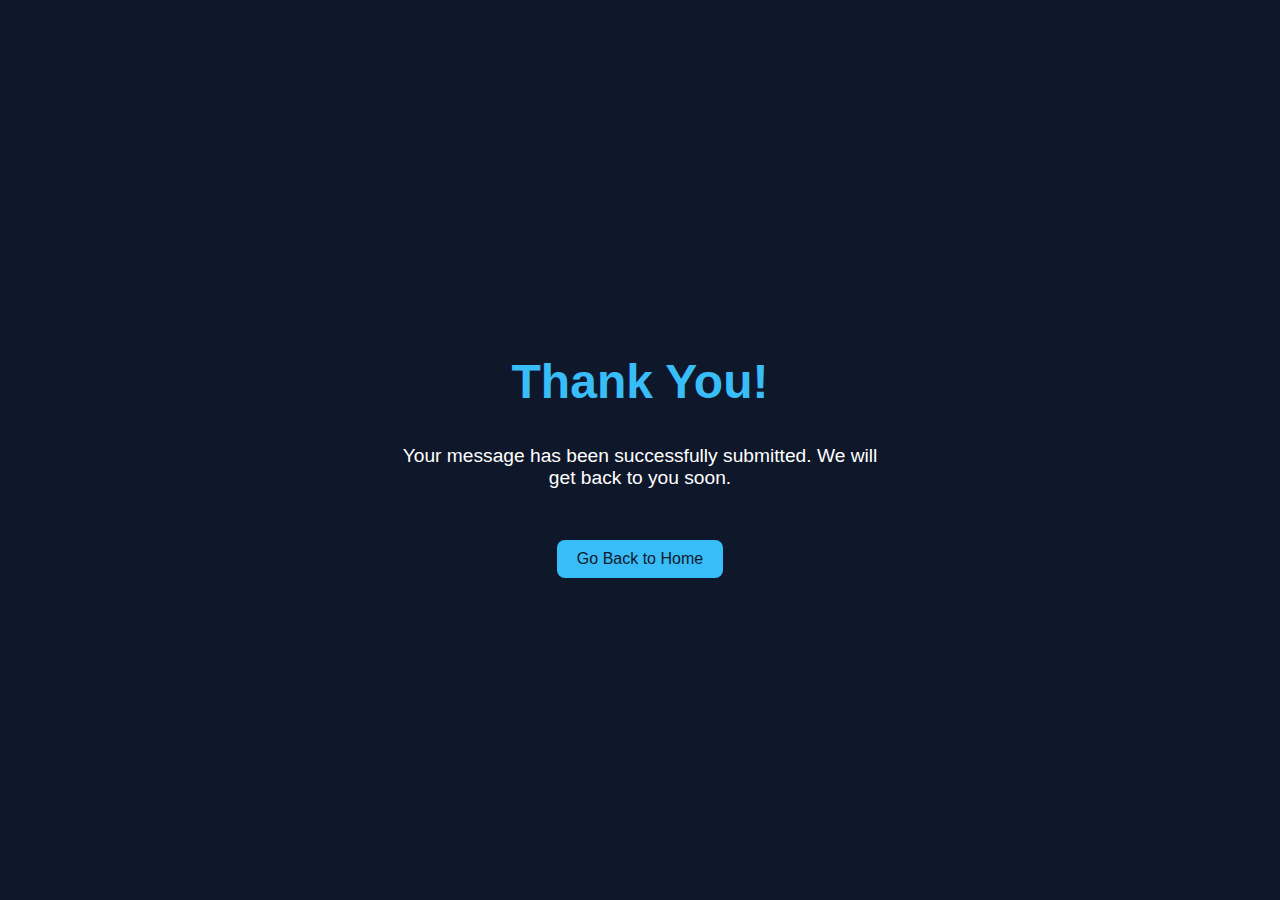
<file: thank-you.html>
<!DOCTYPE html>
<html lang="en">
<head>
  <meta charset="UTF-8" />
  <meta name="viewport" content="width=device-width, initial-scale=1.0" />
  <title>Thank You</title>
  <style>
    body {
      margin: 0;
      padding: 0;
      font-family: "Segoe UI", Tahoma, Geneva, Verdana, sans-serif;
      background: #0f172a;
      color: #ffffff;
      display: flex;
      align-items: center;
      justify-content: center;
      height: 100vh;
      flex-direction: column;
      text-align: center;
    }
    h1 {
      font-size: 3rem;
      margin-bottom: 1rem;
      color: #38bdf8;
    }
    p {
      font-size: 1.2rem;
      max-width: 500px;
    }
    a {
      margin-top: 2rem;
      display: inline-block;
      padding: 10px 20px;
      background: #38bdf8;
      color: #0f172a;
      text-decoration: none;
      border-radius: 8px;
      transition: 0.3s;
    }
    a:hover {
      background: #0ea5e9;
    }
  </style>
</head>
<body>
  <h1>Thank You!</h1>
  <p>Your message has been successfully submitted. We will get back to you soon.</p>
  <a href="index.html">Go Back to Home</a>
</body>
</html>
</file>
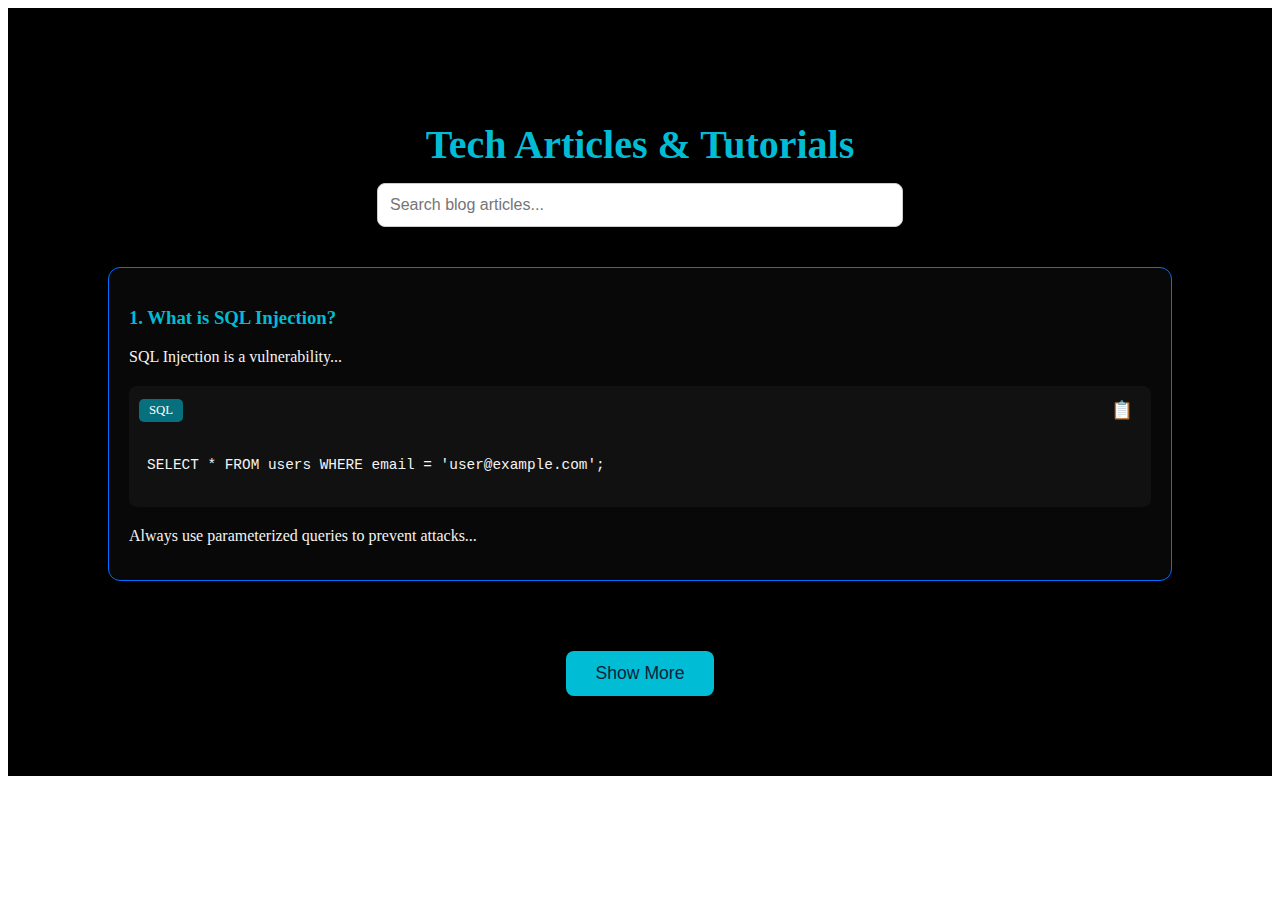
<file: blog/blog.html>
<!DOCTYPE html>
<html lang="en">
<head>
  <meta charset="UTF-8" />
  <meta name="viewport" content="width=device-width, initial-scale=1.0" />
  <title>Blog</title>

  <!-- CSS Link should be in <head> -->
  <link rel="stylesheet" href="blog.css" />
</head>
<body>

  <!-- Blog Section -->
  <section class="blog-section">
    <div class="blog-header">
      <h2>Tech Articles & Tutorials</h2>
      <input type="text" id="searchInput" placeholder="Search blog articles..." onkeyup="filterBlogs()" />
    </div>

    <div class="blog-container" id="blogContainer">
      <!-- Blog Article -->
      <div class="blog-article">
        <h3>1. What is SQL Injection?</h3>
        <p class="blog-text">SQL Injection is a vulnerability...</p>

        <div class="snippet-container">
          <div class="snippet-header">
            <span class="language-tag">SQL</span>
            <button class="copy-btn" onclick="copySnippet(this)">📋</button>
            <!-- <p>Developed by Vijay shikhre</p> -->
            
          </div>
          <pre><code class="code-content">
SELECT * FROM users WHERE email = 'user@example.com';
          </code></pre>
        </div>

        <p class="blog-text">Always use parameterized queries to prevent attacks...</p>
      </div>

      <!-- Add more blog-article divs here -->
    </div>

    <!-- Show More Button -->
    <div class="show-more-wrapper">
      <button id="showMoreBtn" onclick="showMoreBlogs()">Show More</button>
    </div>
  </section>

  <!-- JS Link goes before closing </body> -->
  <script src="blog.js" defer></script>
</body>
</html>
</file>
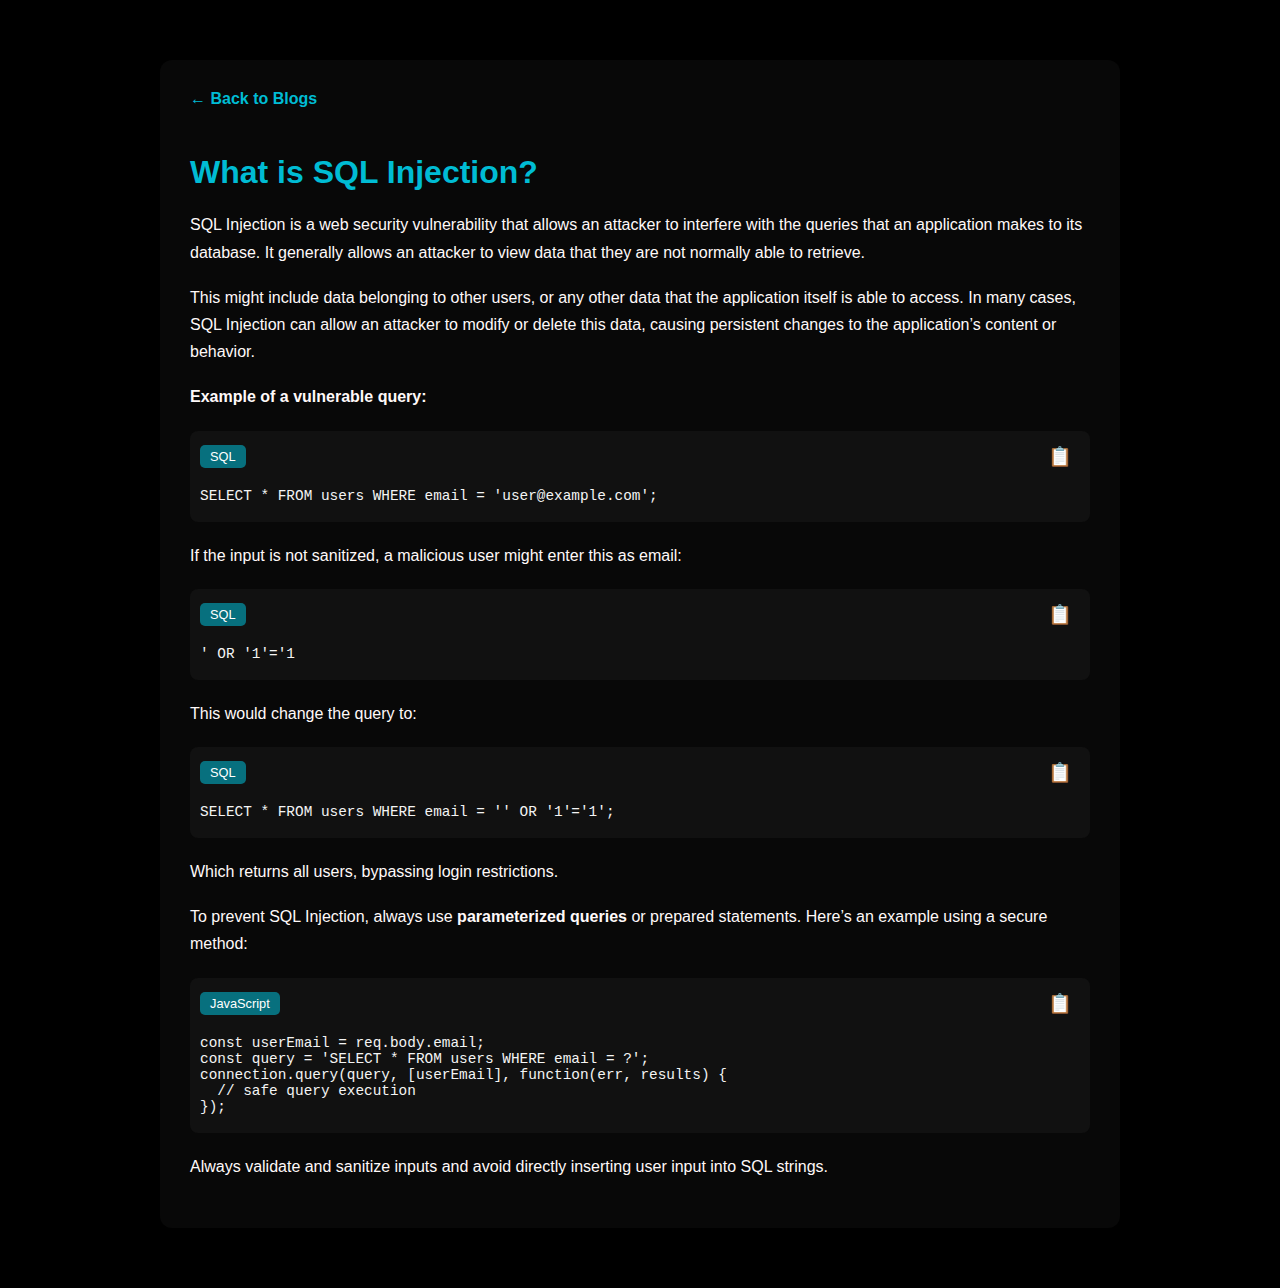
<file: blog/full-sql-injection.html>
<!DOCTYPE html>
<html lang="en">
<head>
  <meta charset="UTF-8" />
  <meta name="viewport" content="width=device-width, initial-scale=1.0"/>
  <title>What is SQL Injection?</title>

  <!-- Link to shared blog styles -->
  <link rel="stylesheet" href="blog.css" />

  <style>
    body {
      background-color: #000;
      font-family: 'Segoe UI', Tahoma, Geneva, Verdana, sans-serif;
      margin: 0;
      padding: 0;
    }

    .blog-detail {
      max-width: 900px;
      margin: 60px auto;
      padding: 30px;
      background-color: #080808;
      border-radius: 12px;
      box-shadow: 0 4px 12px rgba(0, 0, 0, 0.1);
    }

    .back-link {
      display: inline-block;
      margin-bottom: 25px;
      color: #00bcd4;
      text-decoration: none;
      font-weight: 600;
      font-size: 1em;
      transition: color 0.3s ease;
    }

    .back-link:hover {
      text-decoration: underline;
      color: #0097a7;
    }

    .blog-detail h1 {
      color: #00bcd4;
      font-size: 2em;
      margin-bottom: 20px;
    }

    .blog-detail p {
      color: #fff9f9;
      font-size: 1em;
      line-height: 1.7;
      margin-bottom: 18px;
    }

    .snippet-container {
      background-color: #111111;
      border-radius: 8px;
      padding: 10px;
      margin: 20px 0;
      overflow-x: auto;
    }

    .snippet-header {
      display: flex;
      justify-content: space-between;
      align-items: center;
      margin-bottom: 8px;
    }

    .language-tag {
      background: #00bbd48f;
      color: #fff;
      font-size: 0.8em;
      padding: 4px 10px;
      border-radius: 5px;
    }

    .copy-btn {
      background: transparent;
      border: none;
      font-size: 1.2em;
      cursor: pointer;
      color: #fff;
      margin-left: auto;
      transition: opacity 0.3s;
    }

    .copy-btn:hover {
      opacity: 0.7;
    }

    pre {
      margin: 0;
    }

    .code-content {
      font-family: 'Courier New', monospace;
      font-size: 0.9em;
      color: #f4f4f4;
      white-space: pre;
      overflow-x: auto;
      display: block;
      padding: 8px 0;
    }

    /* Responsive Layout */
    @media (max-width: 992px) {
      .blog-detail {
        margin: 50px 30px;
        padding: 25px;
      }

      .blog-detail h1 {
        font-size: 1.8em;
      }
    }

    @media (max-width: 768px) {
      .blog-detail {
        margin: 40px 20px;
        padding: 20px;
      }

      .blog-detail h1 {
        font-size: 1.6em;
      }

      .snippet-header {
        flex-direction: column;
        align-items: flex-start;
        gap: 6px;
      }

      .copy-btn {
        align-self: flex-end;
      }
    }

    @media (max-width: 480px) {
      .blog-detail {
        margin: 30px 15px;
        padding: 18px;
      }

      .blog-detail h1 {
        font-size: 1.4em;
      }

      .code-content {
        font-size: 0.85em;
      }

      .copy-btn {
        font-size: 1em;
      }
    }
  </style>
</head>
<body>

  <div class="blog-detail">
    <a href="../index.html#blogSection" class="back-link">← Back to Blogs</a>
    <h1>What is SQL Injection?</h1>

    <p>
      SQL Injection is a web security vulnerability that allows an attacker to interfere with the queries that an application makes to its database.
      It generally allows an attacker to view data that they are not normally able to retrieve.
    </p>

    <p>
      This might include data belonging to other users, or any other data that the application itself is able to access.
      In many cases, SQL Injection can allow an attacker to modify or delete this data, causing persistent changes to the application’s content or behavior.
    </p>

    <p><strong>Example of a vulnerable query:</strong></p>
    <div class="snippet-container">
      <div class="snippet-header">
        <span class="language-tag">SQL</span>
        <button class="copy-btn" onclick="copySnippet(this)">📋</button>
      </div>
      <pre><code class="code-content">SELECT * FROM users WHERE email = 'user@example.com';</code></pre>
    </div>

    <p>If the input is not sanitized, a malicious user might enter this as email:</p>
    <div class="snippet-container">
      <div class="snippet-header">
        <span class="language-tag">SQL</span>
        <button class="copy-btn" onclick="copySnippet(this)">📋</button>
      </div>
      <pre><code class="code-content">' OR '1'='1</code></pre>
    </div>

    <p>This would change the query to:</p>
    <div class="snippet-container">
      <div class="snippet-header">
        <span class="language-tag">SQL</span>
        <button class="copy-btn" onclick="copySnippet(this)">📋</button>
      </div>
      <pre><code class="code-content">SELECT * FROM users WHERE email = '' OR '1'='1';</code></pre>
    </div>

    <p>Which returns all users, bypassing login restrictions.</p>

    <p>
      To prevent SQL Injection, always use <strong>parameterized queries</strong> or prepared statements. Here’s an example using a secure method:
    </p>
    <div class="snippet-container">
      <div class="snippet-header">
        <span class="language-tag">JavaScript</span>
        <button class="copy-btn" onclick="copySnippet(this)">📋</button>
      </div>
      <pre><code class="code-content">const userEmail = req.body.email;
const query = 'SELECT * FROM users WHERE email = ?';
connection.query(query, [userEmail], function(err, results) {
  // safe query execution
});</code></pre>
    </div>

    <p>Always validate and sanitize inputs and avoid directly inserting user input into SQL strings.</p>
  </div>

  <script>
    function copySnippet(button) {
      const code = button.closest('.snippet-container').querySelector('.code-content').innerText;
      navigator.clipboard.writeText(code).then(() => {
        button.textContent = '✅';
        setTimeout(() => {
          button.textContent = '📋';
        }, 2000);
      });
    }
  </script>
</body>
</html>
</file>
<file: blog/blog.css>
/* --- Blog Section --- */
.blog-section {
  background-color: rgb(0, 0, 0);
  color: #00bcd4;
  padding: 80px 100px;
}

.blog-header {
  text-align: center;
  margin-bottom: 40px;
}

.blog-header h2 {
  font-size: 2.5em;
  margin-bottom: 15px;
  color: #00bcd4;
}

#searchInput {
  width: 100%;
  max-width: 500px;
  padding: 12px;
  font-size: 1em;
  border: 1px solid #ccc;
  border-radius: 8px;
  margin: 0 auto;
  display: block;
}

/* --- Blog Grid --- */
.blog-container {
  display: grid;
  grid-template-columns: repeat(auto-fit, minmax(320px, 1fr));
  gap: 30px;
  padding-bottom: 30px;
}

/* --- Blog Card --- */
.blog-article {
  background-color: #080808;
  border-radius: 12px;
  border: 1.5px solid rgb(0, 110, 255);
  padding: 20px;
  box-shadow: 0 4px 12px rgba(0, 0, 0, 0.1);
  position: relative;
  max-height: 1000px;
  overflow: hidden;
  opacity: 1;
  transition: all 0.4s ease-in-out;
}

.blog-article.visible {
  opacity: 1;
  max-height: none;
  padding: 20px;
  margin: 0;
}

.blog-article.hidden {
  max-height: 0;
  opacity: 0;
  padding: 0;
  margin: 0;
  pointer-events: none;
}

/* --- Blog Text --- */
.blog-text {
  margin-bottom: 15px;
  color: #f4f4f4;
}

/* --- Code Snippet --- */
.snippet-container {
  background-color: #111111;
  border-radius: 8px;
  padding: 10px;
  margin: 20px 0;
  position: relative;
}

.snippet-header {
  display: flex;
  justify-content: space-between;
  align-items: center;
  flex-wrap: nowrap;
  margin-bottom: 8px;
  gap: 10px; /* Optional spacing between elements */
  min-width: 0; /* prevents overflow in narrow flexbox */
}

.language-tag {
  background: #00bbd48f;
  color: #fff;
  font-size: 0.8em;
  padding: 4px 10px;
  border-radius: 5px;
  white-space: nowrap;
  flex-shrink: 1; /* Allows shrinking if space is tight */
}

.copy-btn {
  background-color: transparent;
  border: none;
  color: #0b1f3a;
  padding: 4px 8px;
  border-radius: 6px;
  cursor: pointer;
  font-size: 1.1em;
  transition: background-color 0.3s ease;
  white-space: nowrap;
  flex-shrink: 0;
  align-self: center;
}


.copy-btn:hover {
  background-color: #00a2ba;
}

pre {
  margin: 0;
  padding: 0;
  overflow-x: auto;
}

.code-content {
  font-family: 'Courier New', monospace;
  color: #f4f4f4;
  font-size: 0.9em;
  overflow-x: auto;
  white-space: pre;
  display: block;
  padding: 8px;
}

.code-content::-webkit-scrollbar {
  height: 6px;
}

.code-content::-webkit-scrollbar-thumb {
  background-color: #555;
  border-radius: 4px;
}

  /* <p>Developed by Vijay shikhre</p> --- */

/* --- Read More Link --- */
.read-more {
  display: inline-block;
  margin-top: 10px;
  color: #00bcd4;
  text-decoration: none;
  font-weight: 600;
  /* <p>Developed by Vijay shikhre</p> --- */

  transition: color 0.3s ease;
}

.read-more:hover {
  color: #0097a7;
  text-decoration: underline;
}

/* --- Show More Button --- */
.show-more-wrapper {
  text-align: center;
  margin-top: 40px;
}

#showMoreBtn,
.show-more-btn {
  background-color: #00bcd4;
  color: #0b1f3a;
  border: none;
  padding: 12px 30px;
  font-size: 1.1em;
  border-radius: 8px;
  cursor: pointer;
  box-shadow: 0 4px 10px rgba(0, 0, 0, 0.15);
  transition: background-color 0.3s ease;
}

#showMoreBtn:hover,
.show-more-btn:hover {
  background-color: #0097a7;
}

/* --- Responsive Enhancements --- */
@media screen and (max-width: 992px) {
  .blog-section {
    padding: 60px 50px;
  }

  .blog-header h2 {
    font-size: 2.2em;
  }
  
}

@media screen and (max-width: 768px) {
  .blog-section {
  /* <p>Developed by Vijay shikhre</p> --- */

    padding: 50px 30px;
  }

  .blog-header h2 {
    font-size: 2em;
  }

  .snippet-header {
    flex-direction: row;        /* ✅ Keep it horizontal */
    align-items: center;        /* ✅ Align items properly */
    gap: 8px;
  }

  .copy-btn {
    align-self: center;         /* ✅ Ensure vertical alignment */
  }
}

@media screen and (max-width: 480px) {
  .blog-section {
    padding: 40px 20px;
  }

  .blog-header h2 {
    font-size: 1.8em;
  }

  #searchInput {
    font-size: 0.95em;
  }

  .snippet-header {
    flex-direction: row;     /* ✅ Keep horizontal */
    align-items: center;     /* ✅ Align properly */
    gap: 6px;
    flex-wrap: nowrap;       /* ✅ Prevent wrapping */
  }

  .language-tag {
    font-size: 0.75em;
    padding: 3px 8px;
    flex-shrink: 1;
  }

  .copy-btn {
    font-size: 0.95em;
    padding: 4px 6px;
    align-self: center;
    flex-shrink: 0;
  }

  .code-content {
    font-size: 0.85em;
  }

  #showMoreBtn,
  .show-more-btn {
    font-size: 1em;
    padding: 10px 20px;
  }
}
</file>
